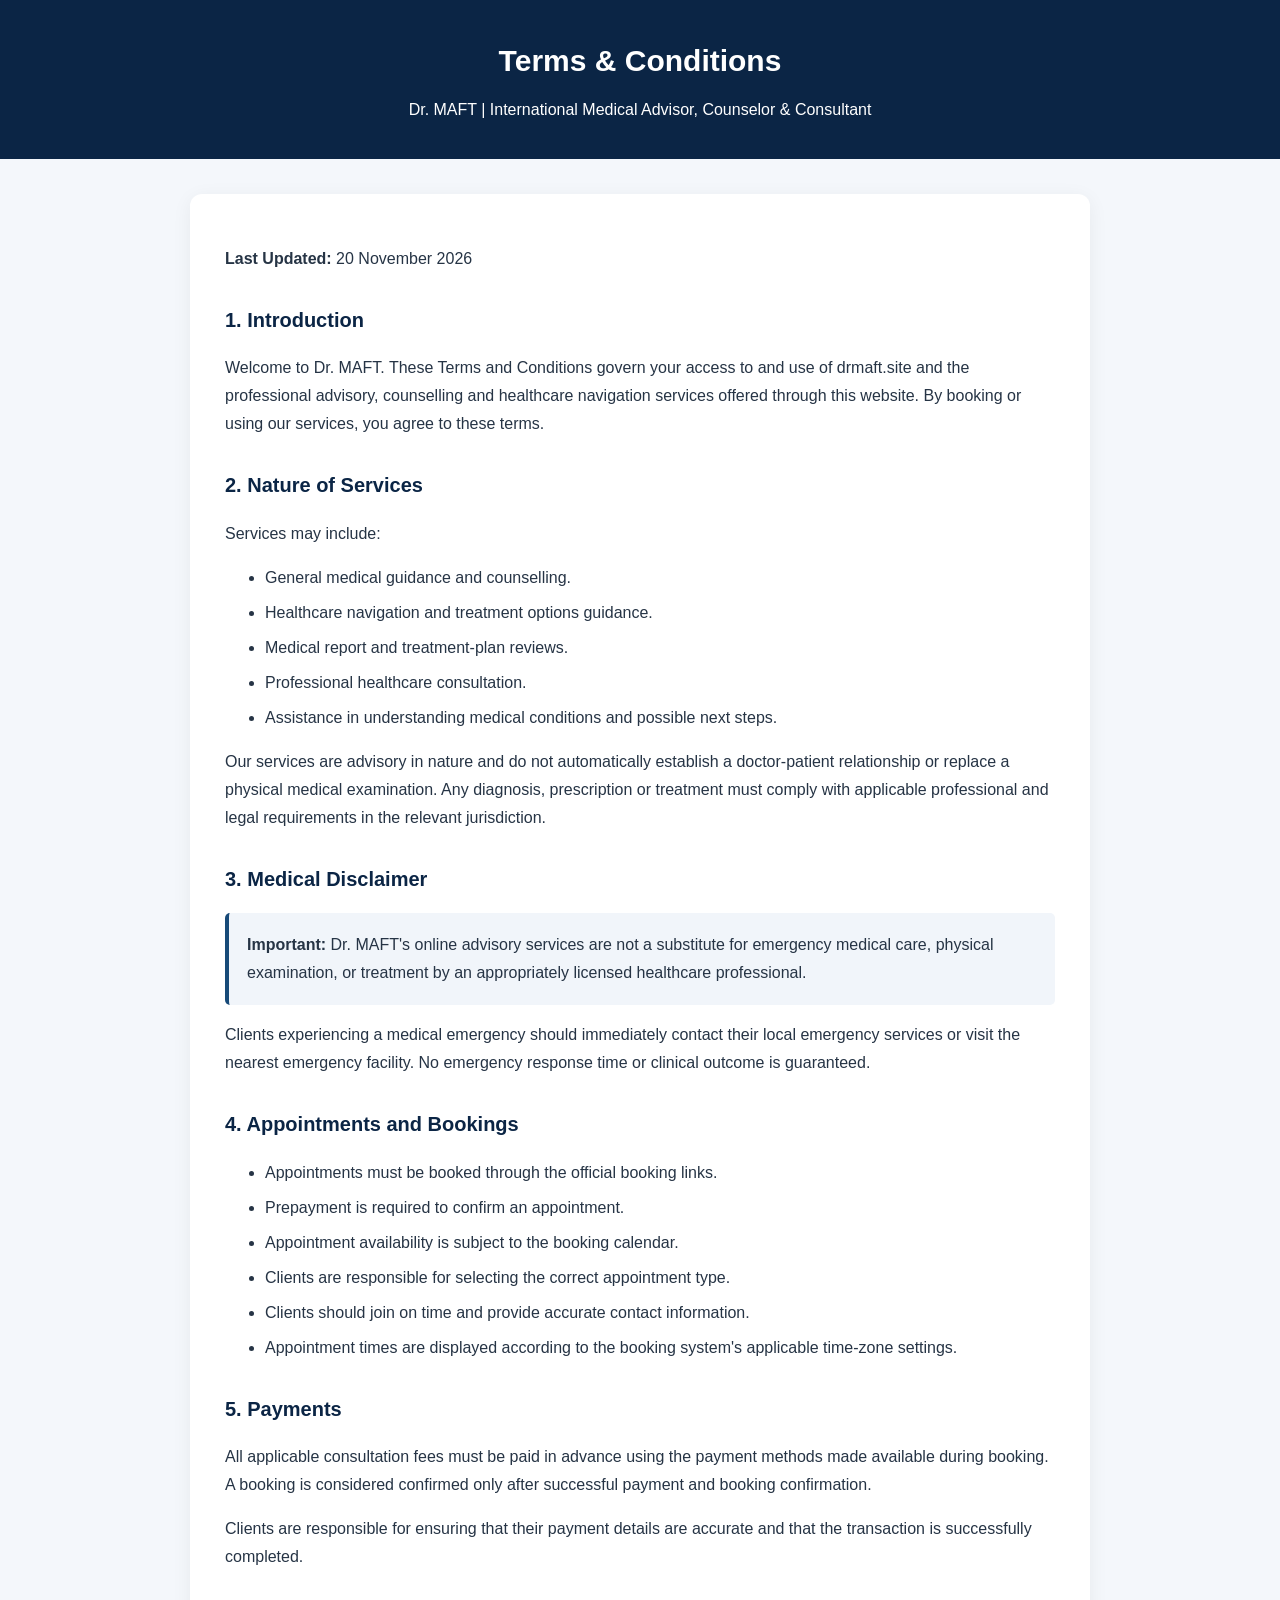
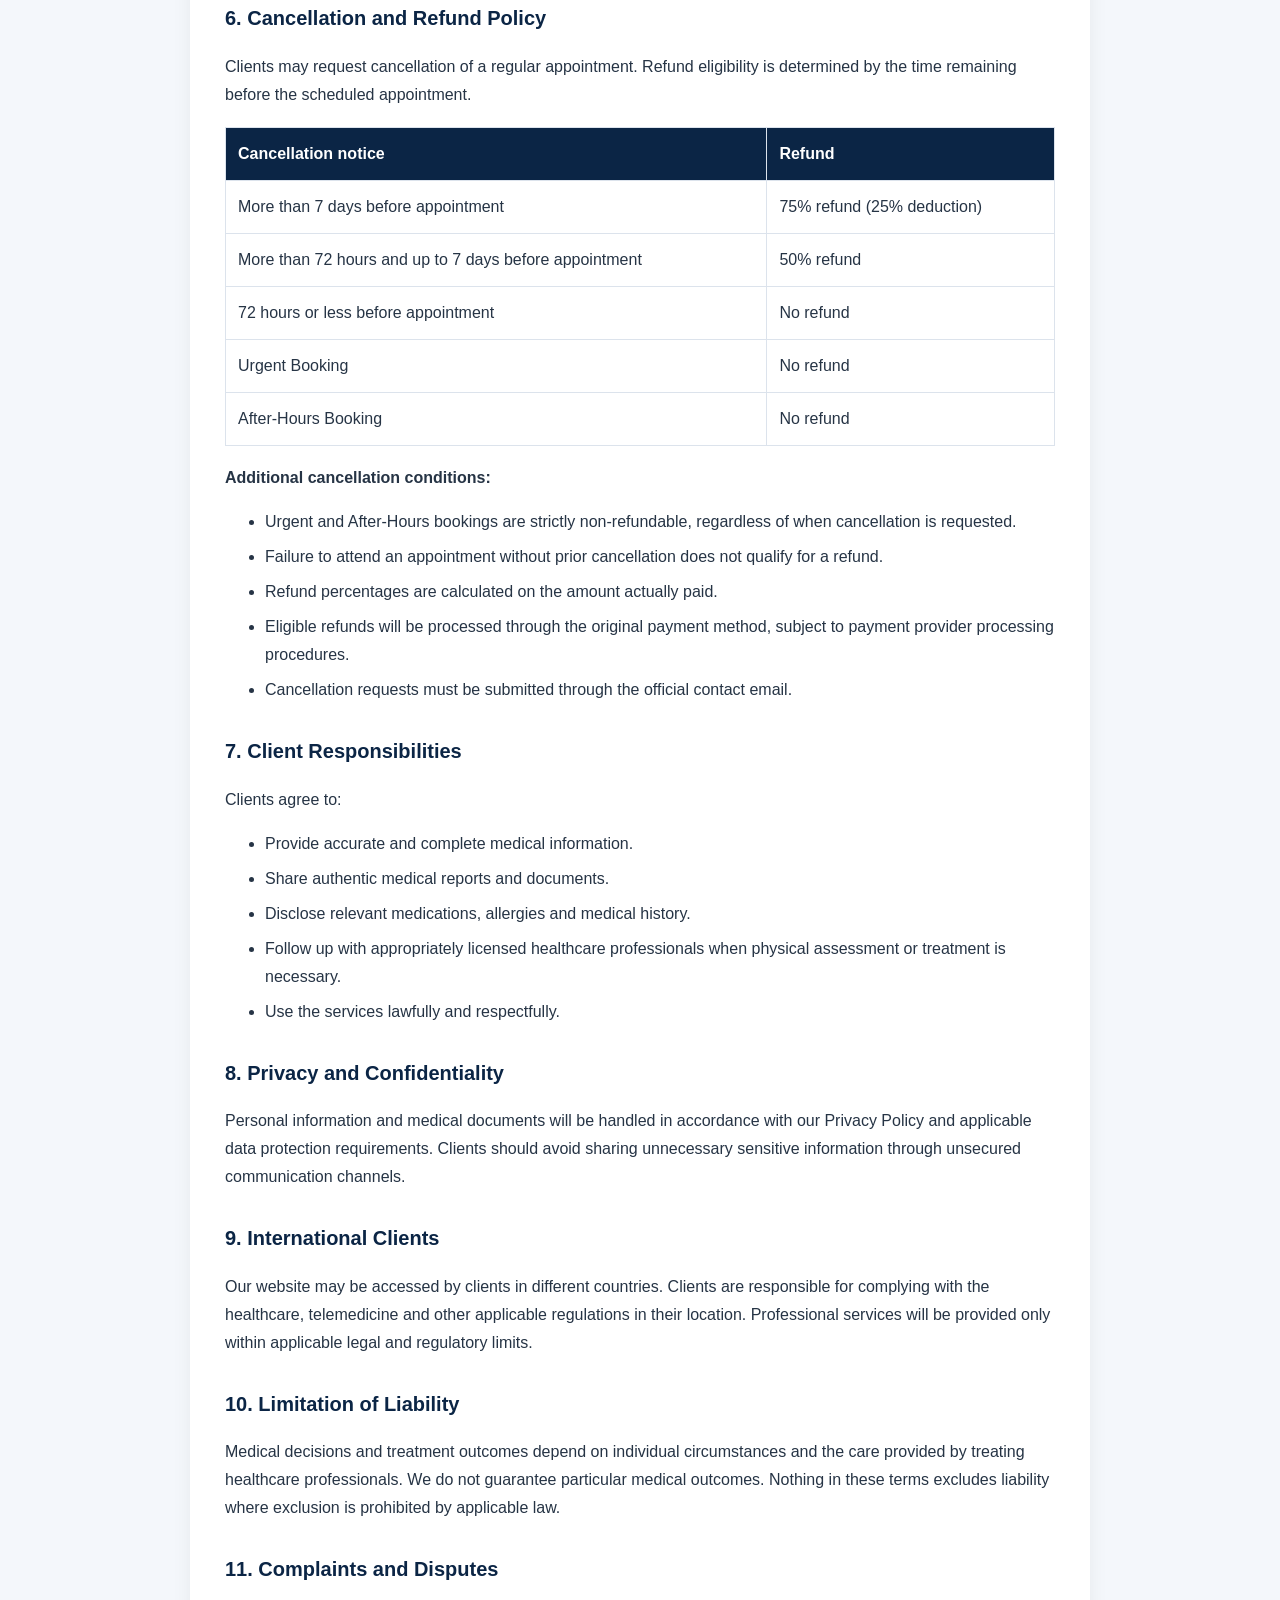
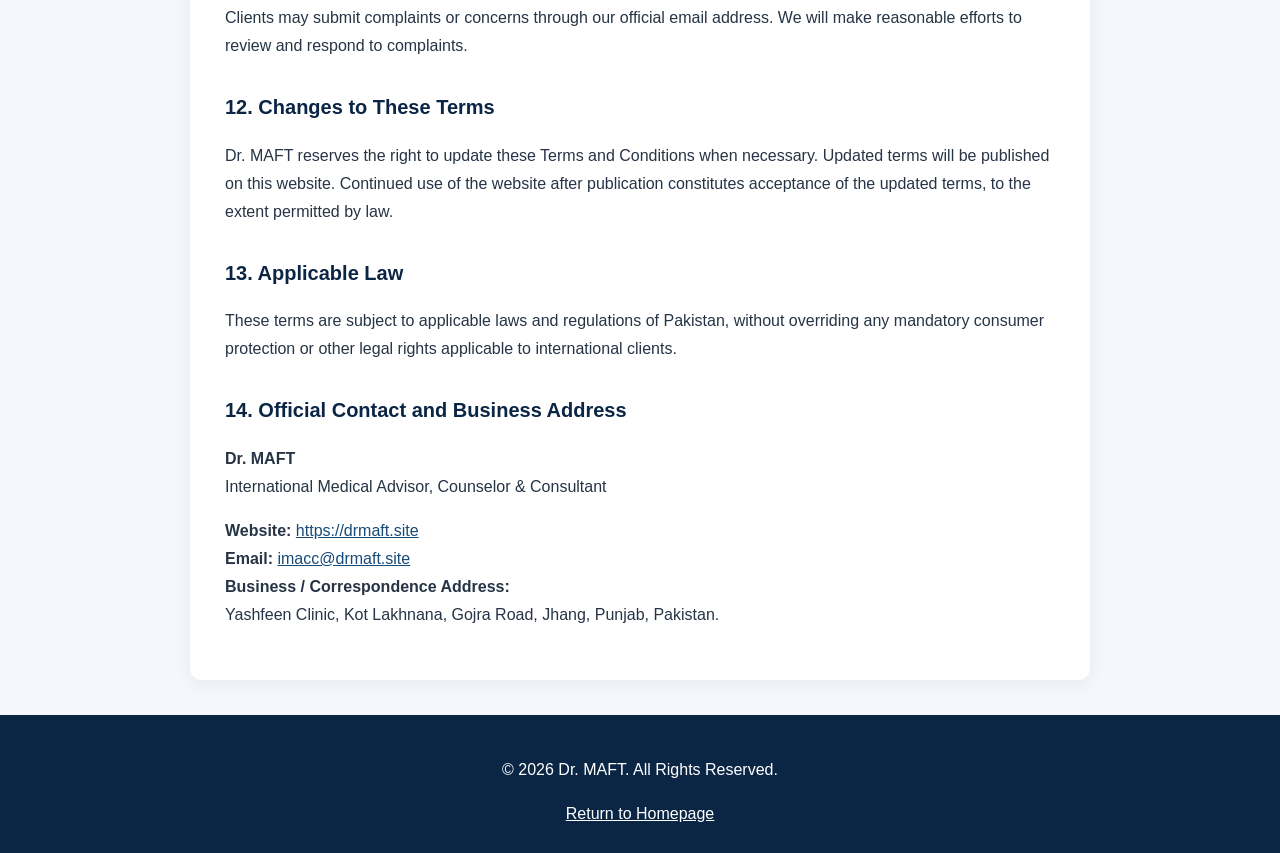
<file: terms.html>
<!DOCTYPE html>
<html lang="en">
<head>
<meta charset="UTF-8">
<meta name="viewport" content="width=device-width, initial-scale=1.0">
<meta name="description" content="Terms and Conditions for Dr. MAFT International Medical Advisor, Counselor and Consultant.">
<title>Terms & Conditions | Dr. MAFT</title>
<style>
:root {
  --navy: #0b2545;
  --blue: #174a78;
  --light: #f4f7fb;
  --text: #263445;
}
* { box-sizing: border-box; }
body {
  margin: 0;
  font-family: Arial, sans-serif;
  background: var(--light);
  color: var(--text);
  line-height: 1.75;
}
header {
  background: var(--navy);
  color: white;
  padding: 35px 20px;
  text-align: center;
}
header h1 { margin: 0; font-size: 30px; }
header p { margin: 8px 0 0; }
main {
  max-width: 900px;
  margin: 35px auto;
  padding: 35px;
  background: white;
  border-radius: 12px;
  box-shadow: 0 4px 20px rgba(0,0,0,.06);
}
h2 {
  color: var(--navy);
  font-size: 20px;
  margin-top: 30px;
}
h3 { color: var(--blue); }
li { margin-bottom: 7px; }
table {
  width: 100%;
  border-collapse: collapse;
  margin: 18px 0;
}
th, td {
  border: 1px solid #dce3ec;
  padding: 12px;
  text-align: left;
}
th { background: var(--navy); color: white; }
.notice {
  background: #f1f5fa;
  padding: 18px;
  border-left: 4px solid var(--blue);
  border-radius: 5px;
}
a { color: var(--blue); }
footer {
  text-align: center;
  padding: 25px;
  background: var(--navy);
  color: white;
}
footer a { color: white; }
@media(max-width:600px) {
  main { margin: 15px; padding: 20px; }
  header h1 { font-size: 25px; }
  table { font-size: 13px; }
  th, td { padding: 8px; }
}
</style>
</head>

<body>

<header>
  <h1>Terms & Conditions</h1>
  <p>Dr. MAFT | International Medical Advisor, Counselor & Consultant</p>
</header>

<main>

<p><strong>Last Updated:</strong> 20 November 2026</p>

<h2>1. Introduction</h2>
<p>
Welcome to Dr. MAFT. These Terms and Conditions govern your access
to and use of drmaft.site and the professional advisory, counselling
and healthcare navigation services offered through this website.
By booking or using our services, you agree to these terms.
</p>

<h2>2. Nature of Services</h2>
<p>Services may include:</p>
<ul>
<li>General medical guidance and counselling.</li>
<li>Healthcare navigation and treatment options guidance.</li>
<li>Medical report and treatment-plan reviews.</li>
<li>Professional healthcare consultation.</li>
<li>Assistance in understanding medical conditions and possible next steps.</li>
</ul>
<p>
Our services are advisory in nature and do not automatically establish
a doctor-patient relationship or replace a physical medical examination.
Any diagnosis, prescription or treatment must comply with applicable
professional and legal requirements in the relevant jurisdiction.
</p>

<h2>3. Medical Disclaimer</h2>
<div class="notice">
<strong>Important:</strong> Dr. MAFT's online advisory services are
not a substitute for emergency medical care, physical examination,
or treatment by an appropriately licensed healthcare professional.
</div>
<p>
Clients experiencing a medical emergency should immediately contact
their local emergency services or visit the nearest emergency facility.
No emergency response time or clinical outcome is guaranteed.
</p>

<h2>4. Appointments and Bookings</h2>
<ul>
<li>Appointments must be booked through the official booking links.</li>
<li>Prepayment is required to confirm an appointment.</li>
<li>Appointment availability is subject to the booking calendar.</li>
<li>Clients are responsible for selecting the correct appointment type.</li>
<li>Clients should join on time and provide accurate contact information.</li>
<li>Appointment times are displayed according to the booking system's
applicable time-zone settings.</li>
</ul>

<h2>5. Payments</h2>
<p>
All applicable consultation fees must be paid in advance using the
payment methods made available during booking.
A booking is considered confirmed only after successful payment
and booking confirmation.
</p>
<p>
Clients are responsible for ensuring that their payment details
are accurate and that the transaction is successfully completed.
</p>

<h2>6. Cancellation and Refund Policy</h2>
<p>
Clients may request cancellation of a regular appointment.
Refund eligibility is determined by the time remaining before
the scheduled appointment.
</p>

<table>
<thead>
<tr>
<th>Cancellation notice</th>
<th>Refund</th>
</tr>
</thead>
<tbody>
<tr>
<td>More than 7 days before appointment</td>
<td>75% refund (25% deduction)</td>
</tr>
<tr>
<td>More than 72 hours and up to 7 days before appointment</td>
<td>50% refund</td>
</tr>
<tr>
<td>72 hours or less before appointment</td>
<td>No refund</td>
</tr>
<tr>
<td>Urgent Booking</td>
<td>No refund</td>
</tr>
<tr>
<td>After-Hours Booking</td>
<td>No refund</td>
</tr>
</tbody>
</table>

<p><strong>Additional cancellation conditions:</strong></p>
<ul>
<li>Urgent and After-Hours bookings are strictly non-refundable,
regardless of when cancellation is requested.</li>
<li>Failure to attend an appointment without prior cancellation
does not qualify for a refund.</li>
<li>Refund percentages are calculated on the amount actually paid.</li>
<li>Eligible refunds will be processed through the original payment
method, subject to payment provider processing procedures.</li>
<li>Cancellation requests must be submitted through the official
contact email.</li>
</ul>

<h2>7. Client Responsibilities</h2>
<p>Clients agree to:</p>
<ul>
<li>Provide accurate and complete medical information.</li>
<li>Share authentic medical reports and documents.</li>
<li>Disclose relevant medications, allergies and medical history.</li>
<li>Follow up with appropriately licensed healthcare professionals
when physical assessment or treatment is necessary.</li>
<li>Use the services lawfully and respectfully.</li>
</ul>

<h2>8. Privacy and Confidentiality</h2>
<p>
Personal information and medical documents will be handled in
accordance with our Privacy Policy and applicable data protection
requirements.
Clients should avoid sharing unnecessary sensitive information
through unsecured communication channels.
</p>

<h2>9. International Clients</h2>
<p>
Our website may be accessed by clients in different countries.
Clients are responsible for complying with the healthcare,
telemedicine and other applicable regulations in their location.
Professional services will be provided only within applicable
legal and regulatory limits.
</p>

<h2>10. Limitation of Liability</h2>
<p>
Medical decisions and treatment outcomes depend on individual
circumstances and the care provided by treating healthcare
professionals. We do not guarantee particular medical outcomes.
Nothing in these terms excludes liability where exclusion is
prohibited by applicable law.
</p>

<h2>11. Complaints and Disputes</h2>
<p>
Clients may submit complaints or concerns through our official
email address. We will make reasonable efforts to review and
respond to complaints.
</p>

<h2>12. Changes to These Terms</h2>
<p>
Dr. MAFT reserves the right to update these Terms and Conditions
when necessary. Updated terms will be published on this website.
Continued use of the website after publication constitutes
acceptance of the updated terms, to the extent permitted by law.
</p>

<h2>13. Applicable Law</h2>
<p>
These terms are subject to applicable laws and regulations of
Pakistan, without overriding any mandatory consumer protection
or other legal rights applicable to international clients.
</p>

<h2>14. Official Contact and Business Address</h2>
<p><strong>Dr. MAFT</strong><br>
International Medical Advisor, Counselor & Consultant</p>

<p>
<strong>Website:</strong>
<a href="https://drmaft.site">https://drmaft.site</a><br>

<strong>Email:</strong>
<a href="mailto:imacc@drmaft.site">imacc@drmaft.site</a><br>

<strong>Business / Correspondence Address:</strong><br>
Yashfeen Clinic, Kot Lakhnana, Gojra Road,
Jhang, Punjab, Pakistan.
</p>

</main>

<footer>
<p>© 2026 Dr. MAFT. All Rights Reserved.</p>
<a href="https://drmaft.site">Return to Homepage</a>
</footer>

</body>
</html>
</file>
